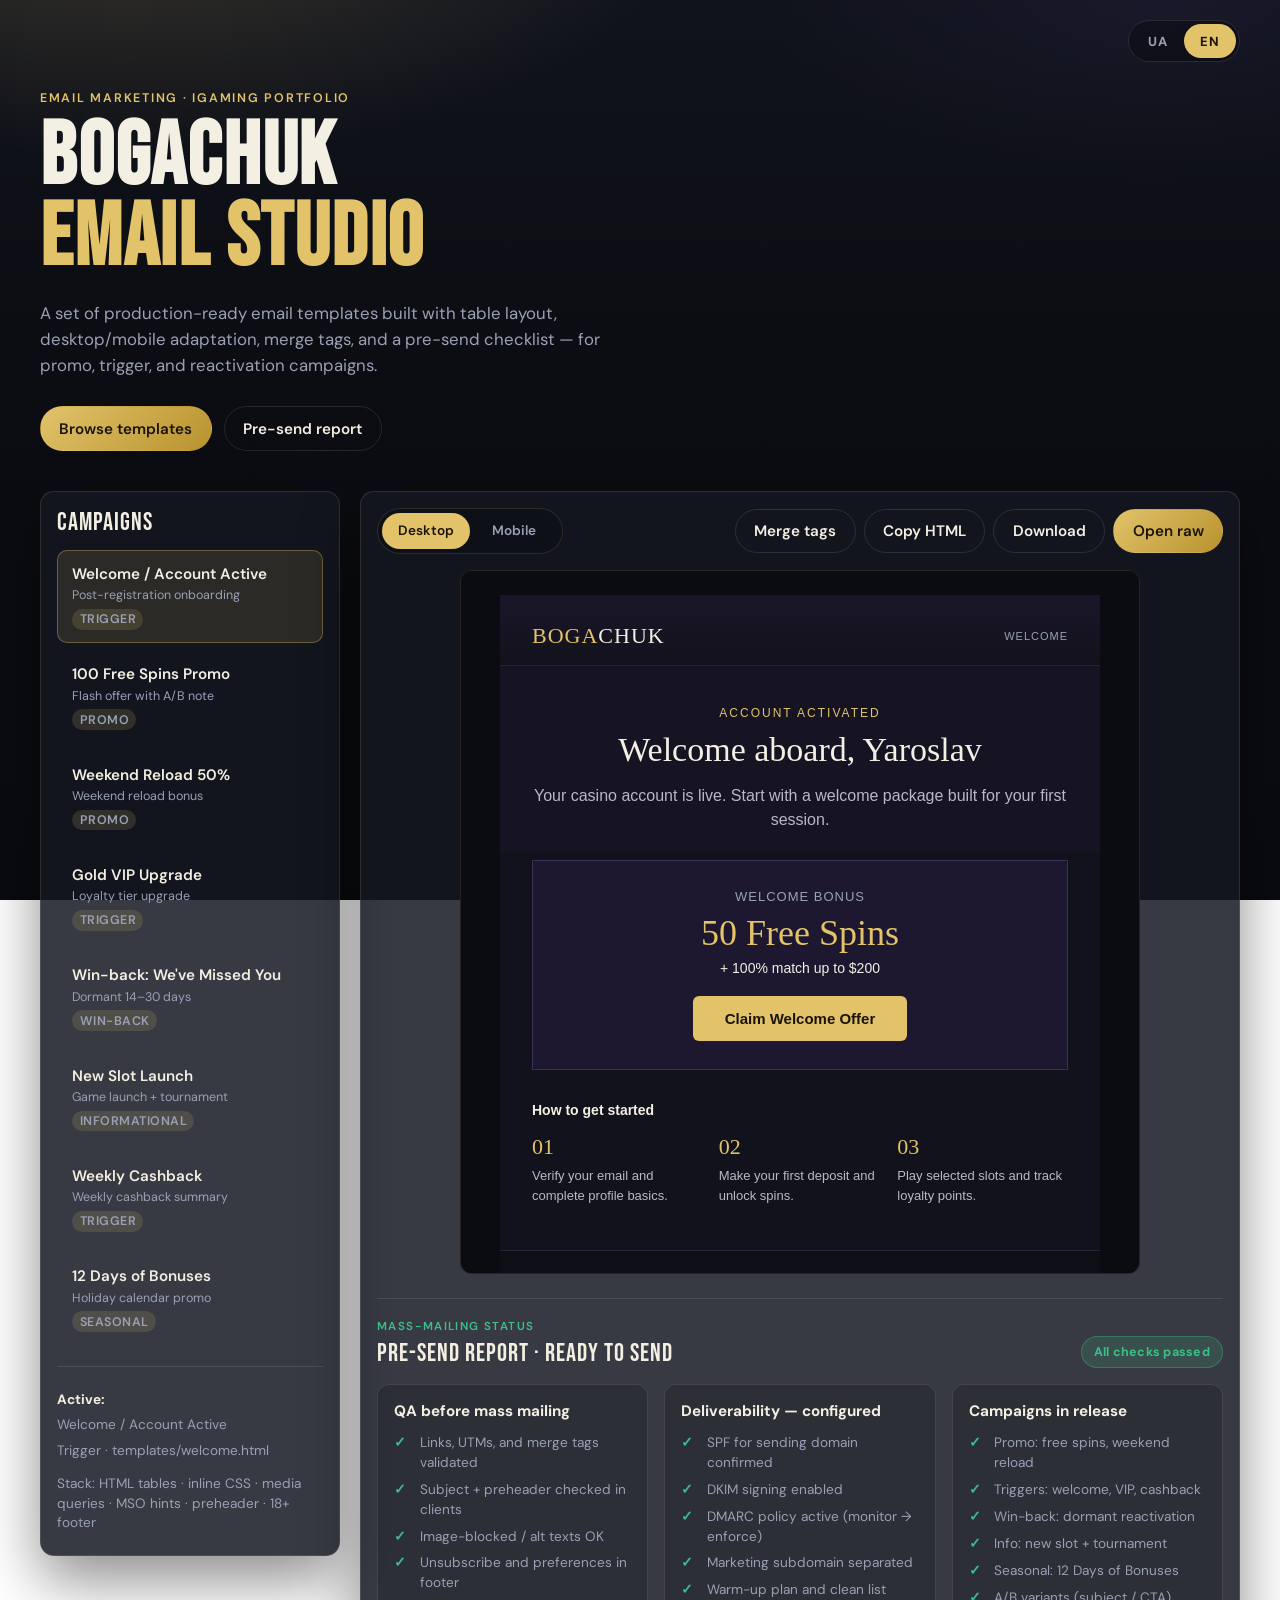
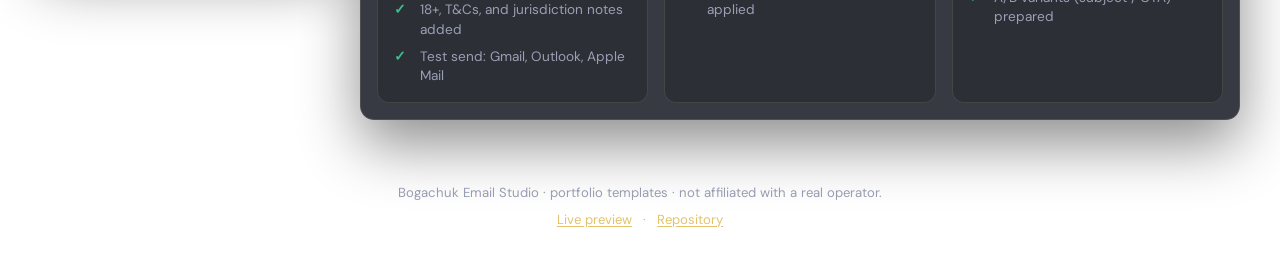
<file: index.html>
<!DOCTYPE html>
<html lang="en">
<head>
  <meta charset="utf-8">
  <meta name="viewport" content="width=device-width, initial-scale=1">
  <title>Bogachuk Email Templates — Portfolio</title>
  <meta name="description" content="Email template portfolio: table-based HTML, desktop/mobile responsive layout, iGaming campaigns.">
  <link rel="stylesheet" href="css/portfolio.css">
</head>
<body>
  <div class="shell topbar">
    <div class="lang-switch" role="group" data-i18n-aria="langLabel" aria-label="Language">
      <button type="button" class="lang-btn" data-lang="uk" aria-pressed="false">UA</button>
      <button type="button" class="lang-btn active" data-lang="en" aria-pressed="true">EN</button>
    </div>
  </div>

  <header class="shell hero">
    <p class="hero-kicker" data-i18n="heroKicker">Email Marketing · iGaming Portfolio</p>
    <h1 class="brand">Bogachuk<br><span>Email Studio</span></h1>
    <p class="hero-lead" data-i18n="heroLead">
      A set of production-ready email templates built with table layout, desktop/mobile adaptation, merge tags, and a pre-send checklist — for promo, trigger, and reactivation campaigns.
    </p>
    <div class="hero-actions">
      <a class="btn btn-primary" href="#workspace" data-i18n="ctaView">Browse templates</a>
      <a class="btn btn-ghost" href="#preflight" data-i18n="ctaReport">Pre-send report</a>
    </div>
  </header>

  <main class="shell layout" id="workspace">
    <aside class="panel sidebar">
      <h2 data-i18n="campaigns">Campaigns</h2>
      <ul class="template-list" id="template-list"></ul>
      <div class="meta-block">
        <p><strong style="color:var(--cream)" data-i18n="activeLabel">Active:</strong></p>
        <p id="active-title">—</p>
        <p id="active-meta"><code>—</code></p>
        <p style="margin-top:0.85rem" data-i18n="technique">Stack: HTML tables · inline CSS · media queries · MSO hints · preheader · 18+ footer</p>
      </div>
    </aside>

    <section class="panel workspace">
      <div class="toolbar">
        <div class="view-toggle" role="group" data-i18n-aria="viewToggleLabel" aria-label="Viewport toggle">
          <button type="button" data-view="desktop" class="active">Desktop</button>
          <button type="button" data-view="mobile">Mobile</button>
        </div>
        <div class="toolbar-actions">
          <button type="button" class="btn btn-ghost" id="btn-generator" data-i18n="btnGenerator">Merge tags</button>
          <button type="button" class="btn btn-ghost" id="btn-copy" data-i18n="btnCopy">Copy HTML</button>
          <button type="button" class="btn btn-ghost" id="btn-download" data-i18n="btnDownload">Download</button>
          <button type="button" class="btn btn-primary" id="btn-raw" data-i18n="btnRaw">Open raw</button>
        </div>
      </div>

      <div class="preview-frame-wrap" id="preview-frame-wrap">
        <iframe id="preview-frame" class="preview-frame" data-i18n-title="previewTitle" title="Email preview"></iframe>
      </div>

      <section class="preflight" id="preflight" aria-labelledby="preflight-title">
        <div class="preflight-head">
          <div>
            <p class="preflight-kicker" data-i18n="preflightKicker">Mass-mailing status</p>
            <h2 id="preflight-title" data-i18n="preflightTitle">Pre-send report · ready to send</h2>
          </div>
          <span class="status-pill status-pill-ok" data-i18n="statusPill">All checks passed</span>
        </div>

        <div class="info-grid">
          <article class="info-card">
            <h3 data-i18n="qaTitle">QA before mass mailing</h3>
            <ul class="check-list">
              <li><span class="check-mark" aria-hidden="true">✓</span> <span data-i18n="qa1">Links, UTMs, and merge tags validated</span></li>
              <li><span class="check-mark" aria-hidden="true">✓</span> <span data-i18n="qa2">Subject + preheader checked in clients</span></li>
              <li><span class="check-mark" aria-hidden="true">✓</span> <span data-i18n="qa3">Image-blocked / alt texts OK</span></li>
              <li><span class="check-mark" aria-hidden="true">✓</span> <span data-i18n="qa4">Unsubscribe and preferences in footer</span></li>
              <li><span class="check-mark" aria-hidden="true">✓</span> <span data-i18n="qa5">18+, T&amp;Cs, and jurisdiction notes added</span></li>
              <li><span class="check-mark" aria-hidden="true">✓</span> <span data-i18n="qa6">Test send: Gmail, Outlook, Apple Mail</span></li>
            </ul>
          </article>
          <article class="info-card">
            <h3 data-i18n="delivTitle">Deliverability — configured</h3>
            <ul class="check-list">
              <li><span class="check-mark" aria-hidden="true">✓</span> <span data-i18n="deliv1">SPF for sending domain confirmed</span></li>
              <li><span class="check-mark" aria-hidden="true">✓</span> <span data-i18n="deliv2">DKIM signing enabled</span></li>
              <li><span class="check-mark" aria-hidden="true">✓</span> <span data-i18n="deliv3">DMARC policy active (monitor → enforce)</span></li>
              <li><span class="check-mark" aria-hidden="true">✓</span> <span data-i18n="deliv4">Marketing subdomain separated</span></li>
              <li><span class="check-mark" aria-hidden="true">✓</span> <span data-i18n="deliv5">Warm-up plan and clean list applied</span></li>
            </ul>
          </article>
          <article class="info-card">
            <h3 data-i18n="releaseTitle">Campaigns in release</h3>
            <ul class="check-list">
              <li><span class="check-mark" aria-hidden="true">✓</span> <span data-i18n="release1">Promo: free spins, weekend reload</span></li>
              <li><span class="check-mark" aria-hidden="true">✓</span> <span data-i18n="release2">Triggers: welcome, VIP, cashback</span></li>
              <li><span class="check-mark" aria-hidden="true">✓</span> <span data-i18n="release3">Win-back: dormant reactivation</span></li>
              <li><span class="check-mark" aria-hidden="true">✓</span> <span data-i18n="release4">Info: new slot + tournament</span></li>
              <li><span class="check-mark" aria-hidden="true">✓</span> <span data-i18n="release5">Seasonal: 12 Days of Bonuses</span></li>
              <li><span class="check-mark" aria-hidden="true">✓</span> <span data-i18n="release6">A/B variants (subject / CTA) prepared</span></li>
            </ul>
          </article>
        </div>
      </section>
    </section>
  </main>

  <footer class="shell footer-note">
    <p data-i18n="footerNote">Bogachuk Email Studio · portfolio templates · not affiliated with a real operator.</p>
    <p class="footer-links">
      <a href="https://yarilab.github.io/email_marketing_igaming_portfolio/" target="_blank" rel="noopener noreferrer" data-i18n="footerDemo">Live preview</a>
      <span class="footer-sep" aria-hidden="true">·</span>
      <a href="https://github.com/YariLab/email_marketing_igaming_portfolio" target="_blank" rel="noopener noreferrer" data-i18n="footerRepo">Code</a>
    </p>
  </footer>

  <div class="modal-backdrop" id="generator-modal" role="dialog" aria-modal="true" aria-labelledby="generator-title">
    <div class="modal">
      <h2 id="generator-title" data-i18n="modalTitle">Merge tag generator</h2>
      <p data-i18n="modalLead">Set values — the preview updates. Placeholders like {{first_name}} stay in HTML until applied.</p>
      <form id="generator-form" class="form-grid">
        <div class="field">
          <label for="merge-first_name">first_name</label>
          <input id="merge-first_name" name="first_name" autocomplete="off">
        </div>
        <div class="field">
          <label for="merge-bonus_amount">bonus_amount</label>
          <input id="merge-bonus_amount" name="bonus_amount" autocomplete="off">
        </div>
        <div class="field">
          <label for="merge-cashback_amount">cashback_amount</label>
          <input id="merge-cashback_amount" name="cashback_amount" autocomplete="off">
        </div>
        <div class="field">
          <label for="merge-holiday_day">holiday_day</label>
          <input id="merge-holiday_day" name="holiday_day" autocomplete="off">
        </div>
        <div class="field">
          <label for="merge-min_deposit">min_deposit</label>
          <input id="merge-min_deposit" name="min_deposit" autocomplete="off">
        </div>
        <div class="field">
          <label for="merge-spin_value">spin_value</label>
          <input id="merge-spin_value" name="spin_value" autocomplete="off">
        </div>
        <div class="field">
          <label for="merge-promo_code">promo_code</label>
          <input id="merge-promo_code" name="promo_code" autocomplete="off">
        </div>
        <div class="field">
          <label for="merge-vip_tier">vip_tier</label>
          <input id="merge-vip_tier" name="vip_tier" autocomplete="off">
        </div>
        <div class="field">
          <label for="merge-cashback_rate">cashback_rate</label>
          <input id="merge-cashback_rate" name="cashback_rate" autocomplete="off">
        </div>
        <div class="field">
          <label for="merge-wagering">wagering</label>
          <input id="merge-wagering" name="wagering" autocomplete="off">
        </div>
        <div class="field">
          <label for="merge-expiry_date">expiry_date</label>
          <input id="merge-expiry_date" name="expiry_date" autocomplete="off">
        </div>
        <div class="field">
          <label for="merge-cta_url">cta_url</label>
          <input id="merge-cta_url" name="cta_url" autocomplete="off">
        </div>
        <div class="field">
          <label for="merge-unsubscribe_url">unsubscribe_url</label>
          <input id="merge-unsubscribe_url" name="unsubscribe_url" autocomplete="off">
        </div>
        <div class="field">
          <label for="merge-preferences_url">preferences_url</label>
          <input id="merge-preferences_url" name="preferences_url" autocomplete="off">
        </div>
        <div class="modal-actions">
          <button type="button" class="btn btn-ghost" id="btn-close-modal" data-i18n="btnCancel">Cancel</button>
          <button type="submit" class="btn btn-primary" data-i18n="btnApply">Apply</button>
        </div>
      </form>
    </div>
  </div>

  <div class="toast" id="toast" role="status" aria-live="polite"></div>
  <script src="js/i18n.js"></script>
  <script src="js/app.js"></script>
</body>
</html>
</file>
<file: css/portfolio.css>
@import url("https://fonts.googleapis.com/css2?family=Bebas+Neue&family=DM+Sans:ital,opsz,wght@0,9..40,400;0,9..40,500;0,9..40,600;0,9..40,700;1,9..40,400&display=swap");

:root {
  --bg: #0c0d12;
  --bg-elevated: #151821;
  --bg-panel: #1a1e2a;
  --line: rgba(245, 230, 180, 0.12);
  --gold: #e2c36a;
  --gold-deep: #b8922e;
  --cream: #f4efe3;
  --muted: #9aa0b5;
  --danger: #d64545;
  --ok: #3dbf8c;
  --radius: 14px;
  --shadow: 0 24px 60px rgba(0, 0, 0, 0.45);
  --font-display: "Bebas Neue", sans-serif;
  --font-body: "DM Sans", sans-serif;
}

*,
*::before,
*::after {
  box-sizing: border-box;
}

html {
  scroll-behavior: smooth;
}

body {
  margin: 0;
  min-height: 100vh;
  font-family: var(--font-body);
  color: var(--cream);
  background:
    radial-gradient(ellipse 80% 50% at 10% -10%, rgba(226, 195, 106, 0.18), transparent 55%),
    radial-gradient(ellipse 60% 40% at 90% 0%, rgba(90, 60, 140, 0.12), transparent 50%),
    linear-gradient(180deg, #10131c 0%, var(--bg) 40%, #0a0b10 100%);
  background-attachment: fixed;
}

a {
  color: var(--gold);
  text-decoration: none;
}

a:hover {
  text-decoration: underline;
}

.shell {
  width: min(1200px, calc(100% - 2rem));
  margin: 0 auto;
}

.topbar {
  display: flex;
  justify-content: flex-end;
  padding-top: 1.25rem;
  animation: fadeUp 0.5s ease both;
}

.lang-switch {
  display: inline-flex;
  padding: 0.2rem;
  border: 1px solid var(--line);
  border-radius: 999px;
  background: rgba(0, 0, 0, 0.28);
}

.lang-btn {
  min-width: 52px;
  min-height: 34px;
  border: 0;
  border-radius: 999px;
  background: transparent;
  color: var(--muted);
  font: inherit;
  font-size: 0.82rem;
  font-weight: 700;
  letter-spacing: 0.04em;
  cursor: pointer;
  transition: background 0.2s ease, color 0.2s ease;
}

.lang-btn:hover {
  color: var(--cream);
}

.lang-btn.active {
  background: var(--gold);
  color: #1a1408;
}

/* Hero */
.hero {
  padding: 1.5rem 0 2.5rem;
  animation: fadeUp 0.7s ease both;
}

.hero-kicker {
  display: inline-block;
  margin: 0 0 0.75rem;
  font-size: 0.78rem;
  font-weight: 600;
  letter-spacing: 0.14em;
  text-transform: uppercase;
  color: var(--gold);
}

.brand {
  margin: 0;
  font-family: var(--font-display);
  font-size: clamp(3.2rem, 8vw, 5.5rem);
  line-height: 0.92;
  letter-spacing: 0.02em;
  color: var(--cream);
}

.brand span {
  display: block;
  color: var(--gold);
}

.hero-lead {
  max-width: 38rem;
  margin: 1.25rem 0 0;
  font-size: 1.05rem;
  line-height: 1.55;
  color: var(--muted);
}

.hero-actions {
  display: flex;
  flex-wrap: wrap;
  gap: 0.75rem;
  margin-top: 1.75rem;
}

.btn {
  display: inline-flex;
  align-items: center;
  justify-content: center;
  gap: 0.45rem;
  min-height: 44px;
  padding: 0.7rem 1.15rem;
  border: 1px solid transparent;
  border-radius: 999px;
  font: inherit;
  font-size: 0.95rem;
  font-weight: 600;
  cursor: pointer;
  transition: transform 0.2s ease, background 0.2s ease, border-color 0.2s ease;
}

.btn:hover {
  transform: translateY(-1px);
  text-decoration: none;
}

.btn-primary {
  background: linear-gradient(135deg, var(--gold) 0%, var(--gold-deep) 100%);
  color: #1a1408;
}

.btn-ghost {
  background: transparent;
  border-color: var(--line);
  color: var(--cream);
}

.btn-ghost:hover {
  border-color: var(--gold);
}

/* Layout */
.layout {
  display: grid;
  grid-template-columns: 300px 1fr;
  gap: 1.25rem;
  padding-bottom: 4rem;
  animation: fadeUp 0.8s ease 0.1s both;
}

@media (max-width: 960px) {
  .layout {
    grid-template-columns: 1fr;
  }
}

.panel {
  background: rgba(21, 24, 33, 0.85);
  border: 1px solid var(--line);
  border-radius: var(--radius);
  backdrop-filter: blur(10px);
  box-shadow: var(--shadow);
}

.sidebar {
  padding: 1rem;
  height: fit-content;
  position: sticky;
  top: 1rem;
}

@media (max-width: 960px) {
  .sidebar {
    position: static;
  }
}

.sidebar h2,
.workspace h2 {
  margin: 0 0 0.85rem;
  font-family: var(--font-display);
  font-size: 1.55rem;
  letter-spacing: 0.04em;
  font-weight: 400;
}

.template-list {
  display: flex;
  flex-direction: column;
  gap: 0.45rem;
  margin: 0;
  padding: 0;
  list-style: none;
}

.template-btn {
  width: 100%;
  display: flex;
  flex-direction: column;
  align-items: flex-start;
  gap: 0.2rem;
  padding: 0.8rem 0.9rem;
  border: 1px solid transparent;
  border-radius: 10px;
  background: transparent;
  color: inherit;
  font: inherit;
  text-align: left;
  cursor: pointer;
  transition: background 0.2s ease, border-color 0.2s ease;
}

.template-btn:hover {
  background: rgba(226, 195, 106, 0.06);
}

.template-btn.active {
  background: rgba(226, 195, 106, 0.12);
  border-color: rgba(226, 195, 106, 0.35);
}

.template-btn strong {
  font-size: 0.95rem;
  font-weight: 600;
}

.template-btn span {
  font-size: 0.78rem;
  color: var(--muted);
}

.tag {
  display: inline-block;
  margin-top: 0.15rem;
  padding: 0.15rem 0.45rem;
  border-radius: 999px;
  font-size: 0.68rem;
  font-weight: 600;
  letter-spacing: 0.04em;
  text-transform: uppercase;
  background: rgba(226, 195, 106, 0.15);
  color: var(--gold);
}

.meta-block {
  margin-top: 1.25rem;
  padding-top: 1.1rem;
  border-top: 1px solid var(--line);
}

.meta-block p {
  margin: 0.35rem 0;
  font-size: 0.85rem;
  color: var(--muted);
  line-height: 1.45;
}

.meta-block code {
  font-size: 0.8rem;
  color: var(--gold);
}

.workspace {
  padding: 1rem;
}

.toolbar {
  display: flex;
  flex-wrap: wrap;
  align-items: center;
  justify-content: space-between;
  gap: 0.75rem;
  margin-bottom: 1rem;
}

.view-toggle {
  display: inline-flex;
  padding: 0.25rem;
  border: 1px solid var(--line);
  border-radius: 999px;
  background: rgba(0, 0, 0, 0.25);
}

.view-toggle button {
  min-width: 88px;
  min-height: 36px;
  border: 0;
  border-radius: 999px;
  background: transparent;
  color: var(--muted);
  font: inherit;
  font-size: 0.85rem;
  font-weight: 600;
  cursor: pointer;
}

.view-toggle button.active {
  background: var(--gold);
  color: #1a1408;
}

.toolbar-actions {
  display: flex;
  flex-wrap: wrap;
  gap: 0.5rem;
}

.preview-frame-wrap {
  position: relative;
  margin: 0 auto;
  width: 100%;
  max-width: 680px;
  transition: max-width 0.35s ease;
  border: 1px solid var(--line);
  border-radius: 12px;
  overflow: hidden;
  background: #0a0a0f;
  box-shadow: inset 0 0 0 1px rgba(255, 255, 255, 0.02);
}

.preview-frame-wrap.mobile {
  max-width: 390px;
}

.preview-frame {
  display: block;
  width: 100%;
  height: min(78vh, 920px);
  border: 0;
  background: #111;
}

.preflight {
  margin-top: 1.5rem;
  padding-top: 1.25rem;
  border-top: 1px solid var(--line);
}

.preflight-head {
  display: flex;
  flex-wrap: wrap;
  align-items: flex-end;
  justify-content: space-between;
  gap: 0.75rem;
  margin-bottom: 1rem;
}

.preflight-kicker {
  margin: 0 0 0.35rem;
  font-size: 0.72rem;
  font-weight: 600;
  letter-spacing: 0.12em;
  text-transform: uppercase;
  color: var(--ok);
}

.preflight-head h2 {
  margin: 0;
  font-family: var(--font-display);
  font-size: 1.55rem;
  letter-spacing: 0.04em;
  font-weight: 400;
}

.status-pill {
  display: inline-flex;
  align-items: center;
  min-height: 32px;
  padding: 0.35rem 0.75rem;
  border-radius: 999px;
  font-size: 0.78rem;
  font-weight: 700;
  letter-spacing: 0.02em;
}

.status-pill-ok {
  background: rgba(61, 191, 140, 0.16);
  color: var(--ok);
  border: 1px solid rgba(61, 191, 140, 0.35);
}

.info-grid {
  display: grid;
  grid-template-columns: repeat(3, 1fr);
  gap: 1rem;
}

@media (max-width: 800px) {
  .info-grid {
    grid-template-columns: 1fr;
  }
}

.info-card {
  padding: 1rem;
  border: 1px solid var(--line);
  border-radius: 12px;
  background: rgba(0, 0, 0, 0.2);
}

.info-card h3 {
  margin: 0 0 0.75rem;
  font-size: 0.95rem;
}

.check-list {
  margin: 0;
  padding: 0;
  list-style: none;
  color: var(--muted);
  font-size: 0.85rem;
  line-height: 1.45;
}

.check-list li {
  display: flex;
  align-items: flex-start;
  gap: 0.5rem;
}

.check-list li + li {
  margin-top: 0.45rem;
}

.check-mark {
  flex: 0 0 auto;
  width: 1.1rem;
  color: var(--ok);
  font-weight: 700;
}

/* Generator modal */
.modal-backdrop {
  position: fixed;
  inset: 0;
  display: none;
  align-items: center;
  justify-content: center;
  padding: 1rem;
  background: rgba(4, 5, 10, 0.72);
  backdrop-filter: blur(6px);
  z-index: 40;
}

.modal-backdrop.open {
  display: flex;
  animation: fadeIn 0.2s ease;
}

.modal {
  width: min(520px, 100%);
  max-height: min(90vh, 720px);
  overflow: auto;
  padding: 1.25rem;
  border: 1px solid var(--line);
  border-radius: 16px;
  background: var(--bg-panel);
  box-shadow: var(--shadow);
}

.modal h2 {
  margin: 0 0 0.35rem;
  font-family: var(--font-display);
  font-size: 1.8rem;
  letter-spacing: 0.04em;
  font-weight: 400;
}

.modal > p {
  margin: 0 0 1rem;
  color: var(--muted);
  font-size: 0.9rem;
}

.form-grid {
  display: grid;
  gap: 0.75rem;
}

.field label {
  display: block;
  margin-bottom: 0.3rem;
  font-size: 0.8rem;
  font-weight: 600;
  color: var(--muted);
}

.field input,
.field select {
  width: 100%;
  min-height: 42px;
  padding: 0.55rem 0.75rem;
  border: 1px solid var(--line);
  border-radius: 10px;
  background: #0f121a;
  color: var(--cream);
  font: inherit;
}

.field input:focus,
.field select:focus {
  outline: 2px solid rgba(226, 195, 106, 0.45);
  outline-offset: 1px;
}

.modal-actions {
  display: flex;
  justify-content: flex-end;
  gap: 0.55rem;
  margin-top: 1.1rem;
}

.toast {
  position: fixed;
  bottom: 1.25rem;
  right: 1.25rem;
  padding: 0.75rem 1rem;
  border-radius: 10px;
  background: var(--ok);
  color: #062116;
  font-weight: 600;
  font-size: 0.9rem;
  opacity: 0;
  transform: translateY(8px);
  pointer-events: none;
  transition: opacity 0.25s ease, transform 0.25s ease;
  z-index: 50;
}

.toast.show {
  opacity: 1;
  transform: translateY(0);
}

.footer-note {
  padding: 0 0 2.5rem;
  color: var(--muted);
  font-size: 0.82rem;
  text-align: center;
}

.footer-note p {
  margin: 0;
}

.footer-links {
  margin-top: 0.55rem !important;
  line-height: 1.55;
}

.footer-links a {
  color: var(--gold);
  text-decoration: underline;
  text-underline-offset: 2px;
}

.footer-links a:hover {
  color: var(--cream);
}

.footer-sep {
  margin: 0 0.45rem;
  color: var(--muted);
  opacity: 0.7;
}

@keyframes fadeUp {
  from {
    opacity: 0;
    transform: translateY(16px);
  }
  to {
    opacity: 1;
    transform: translateY(0);
  }
}

@keyframes fadeIn {
  from {
    opacity: 0;
  }
  to {
    opacity: 1;
  }
}
</file>
